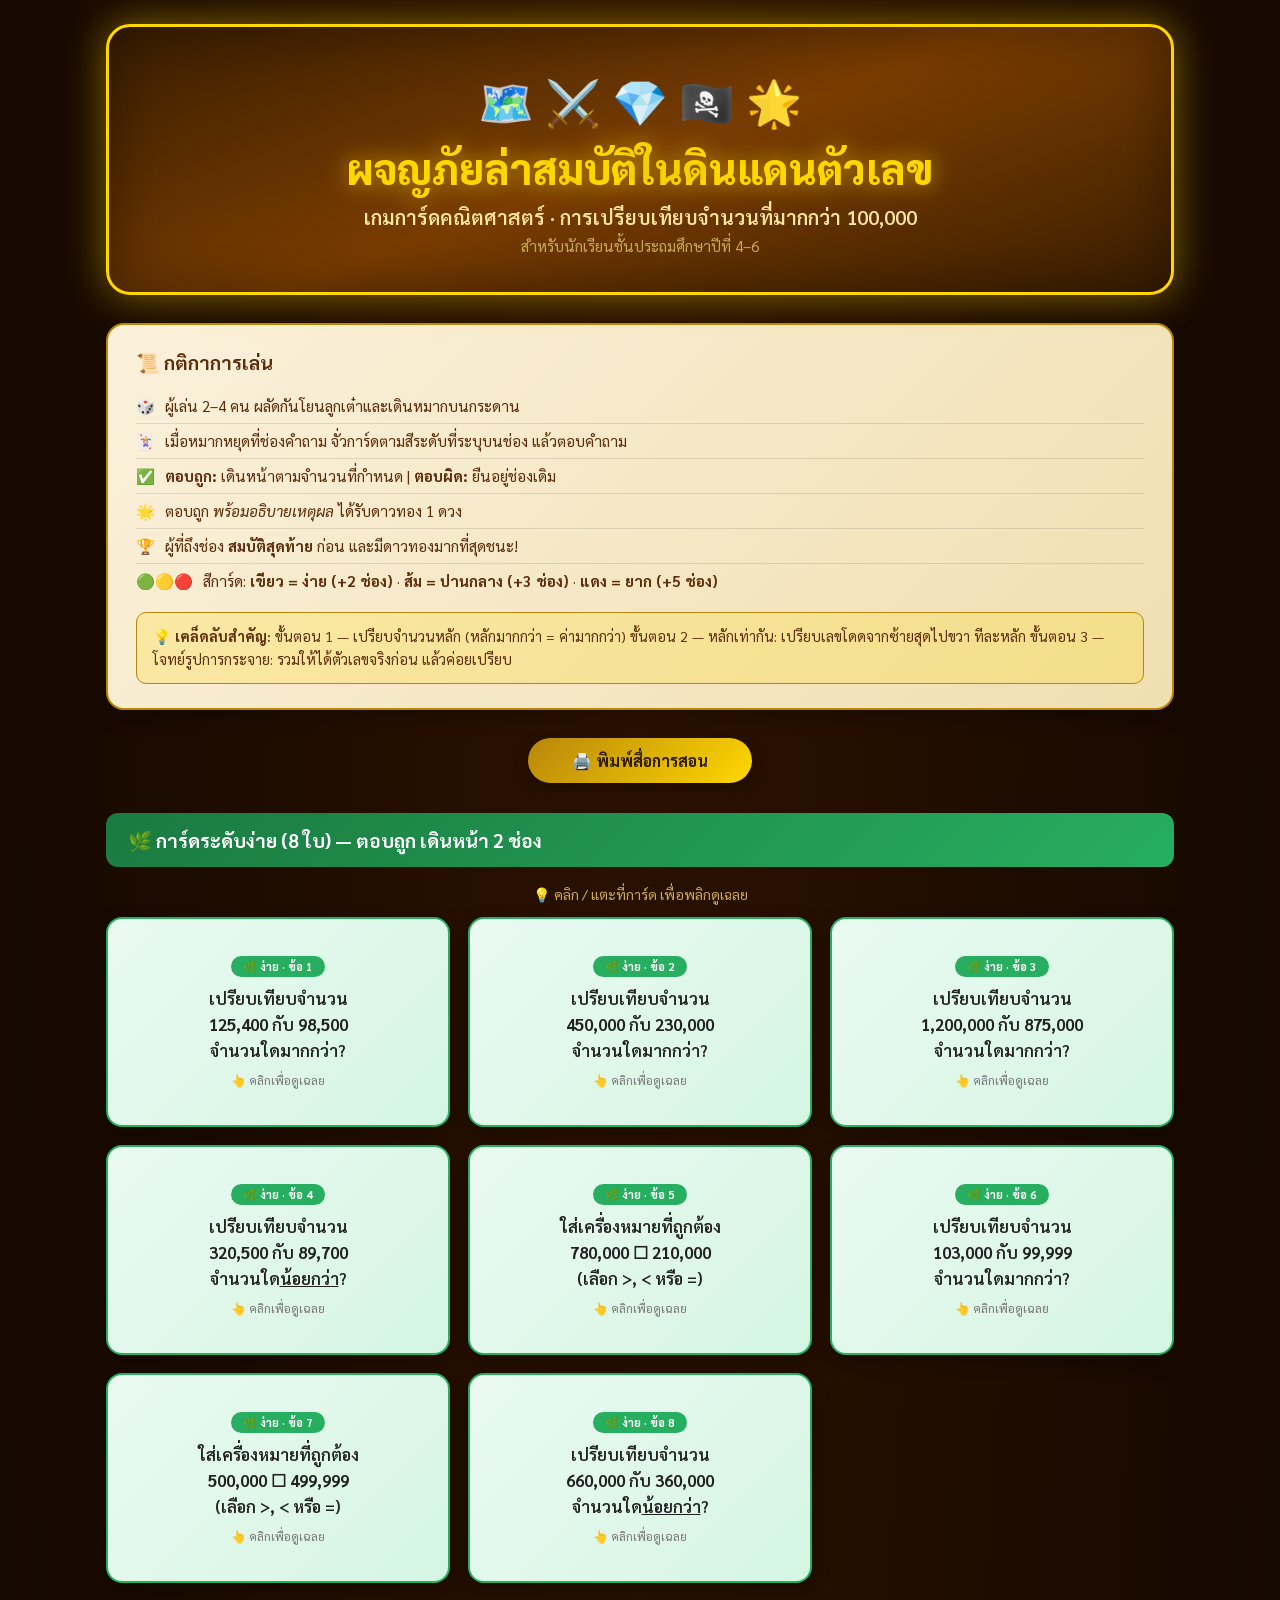
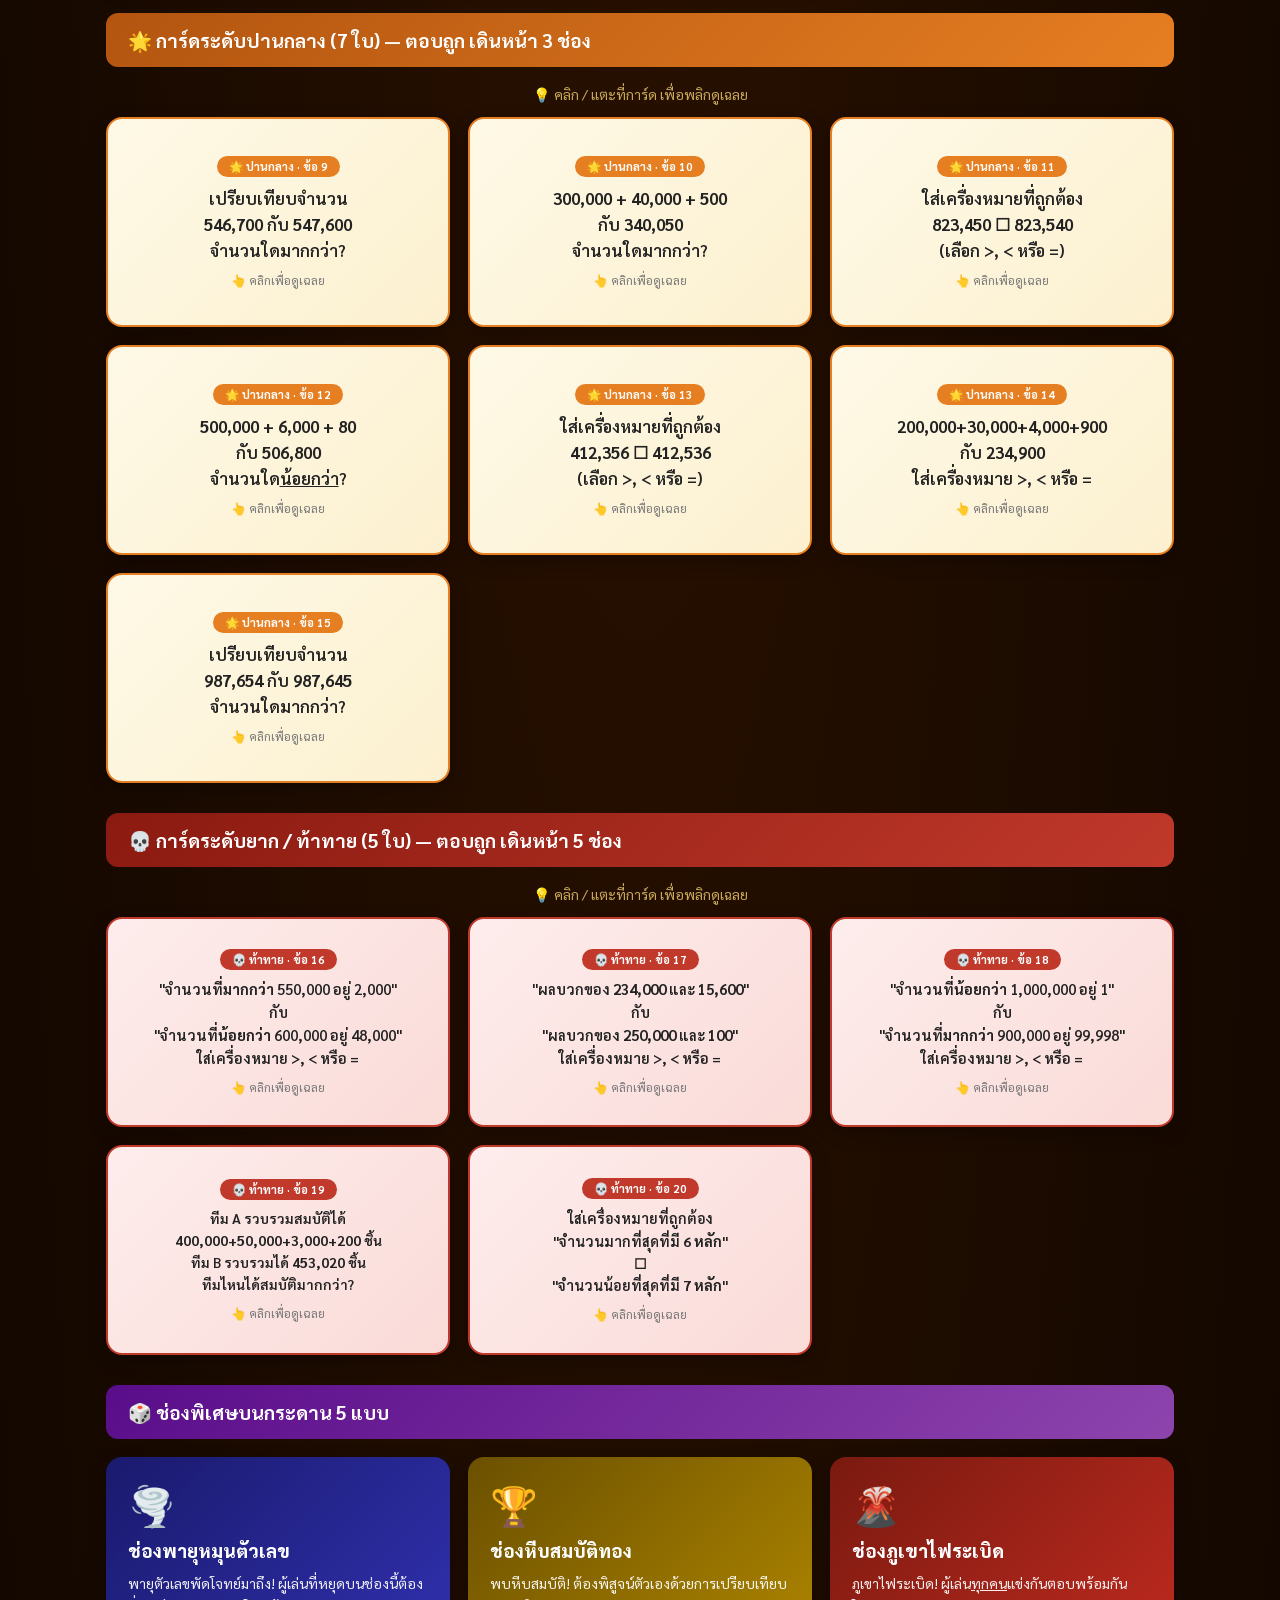
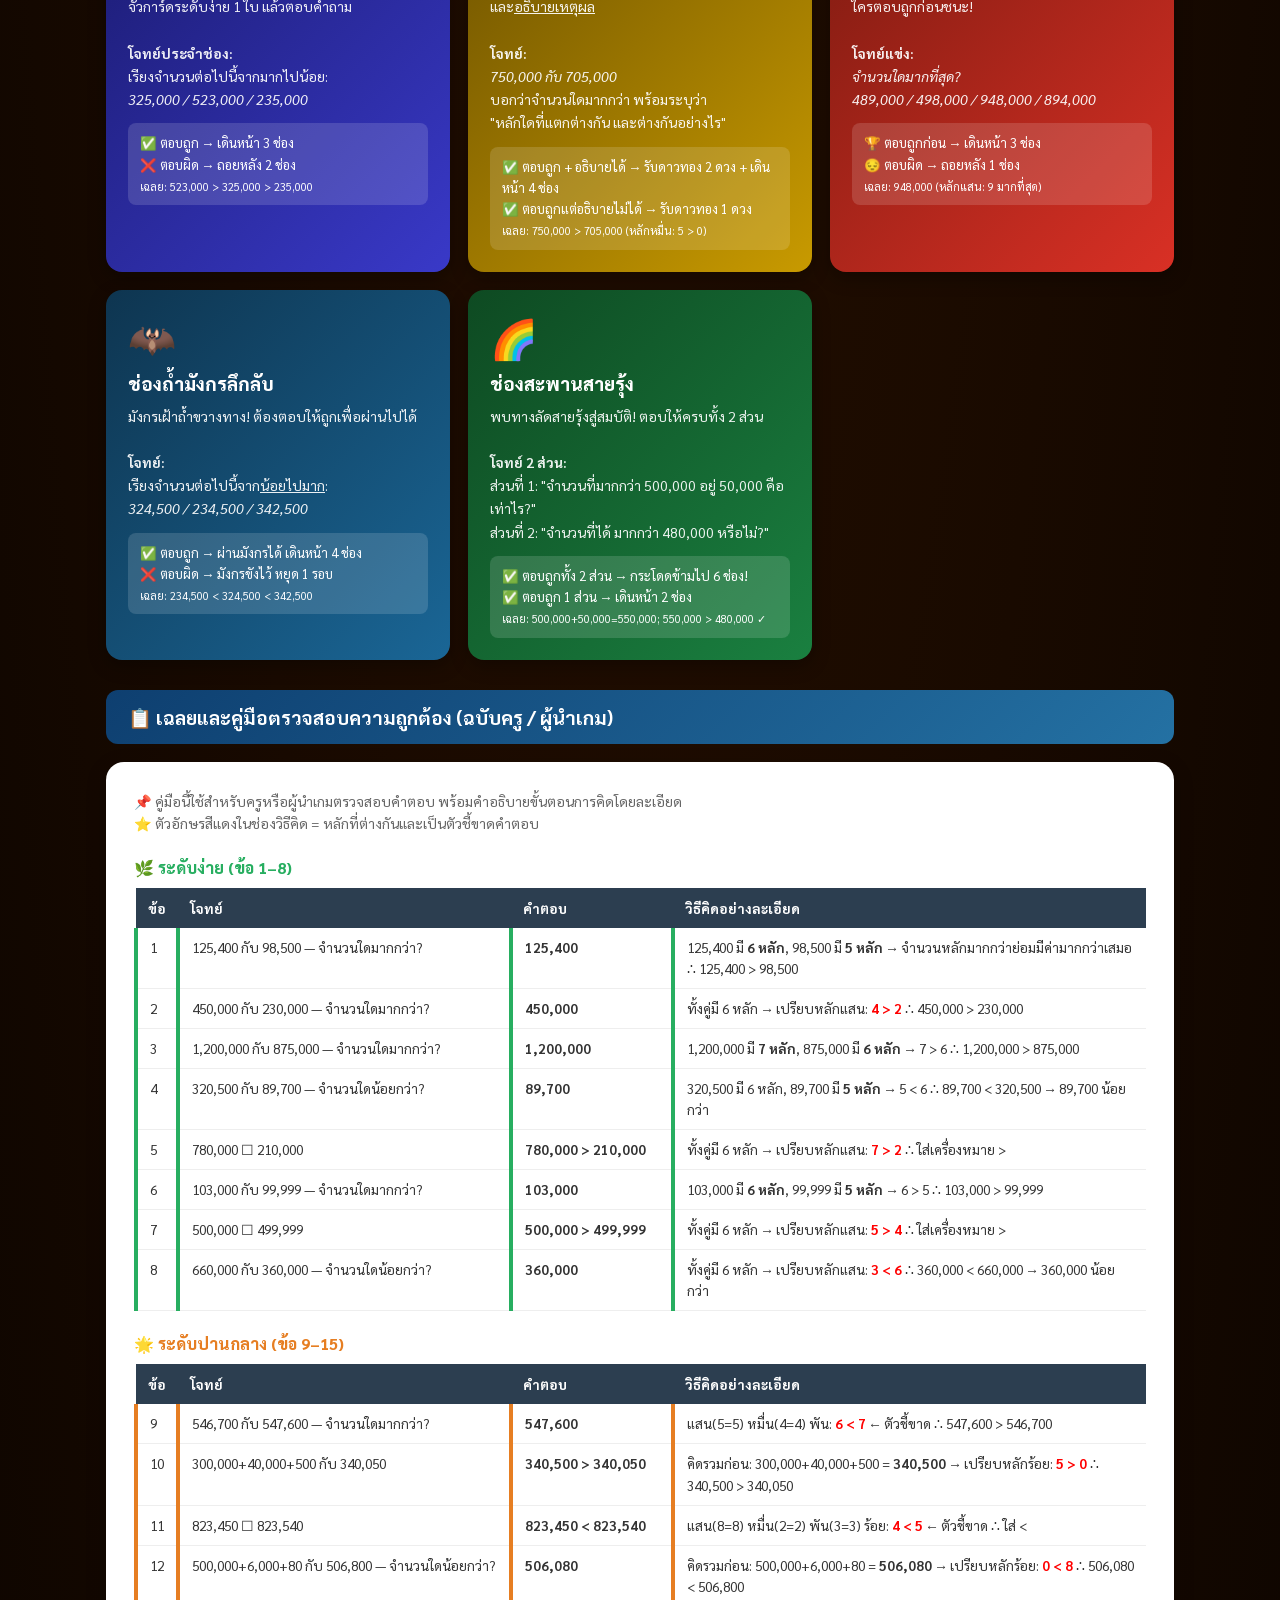
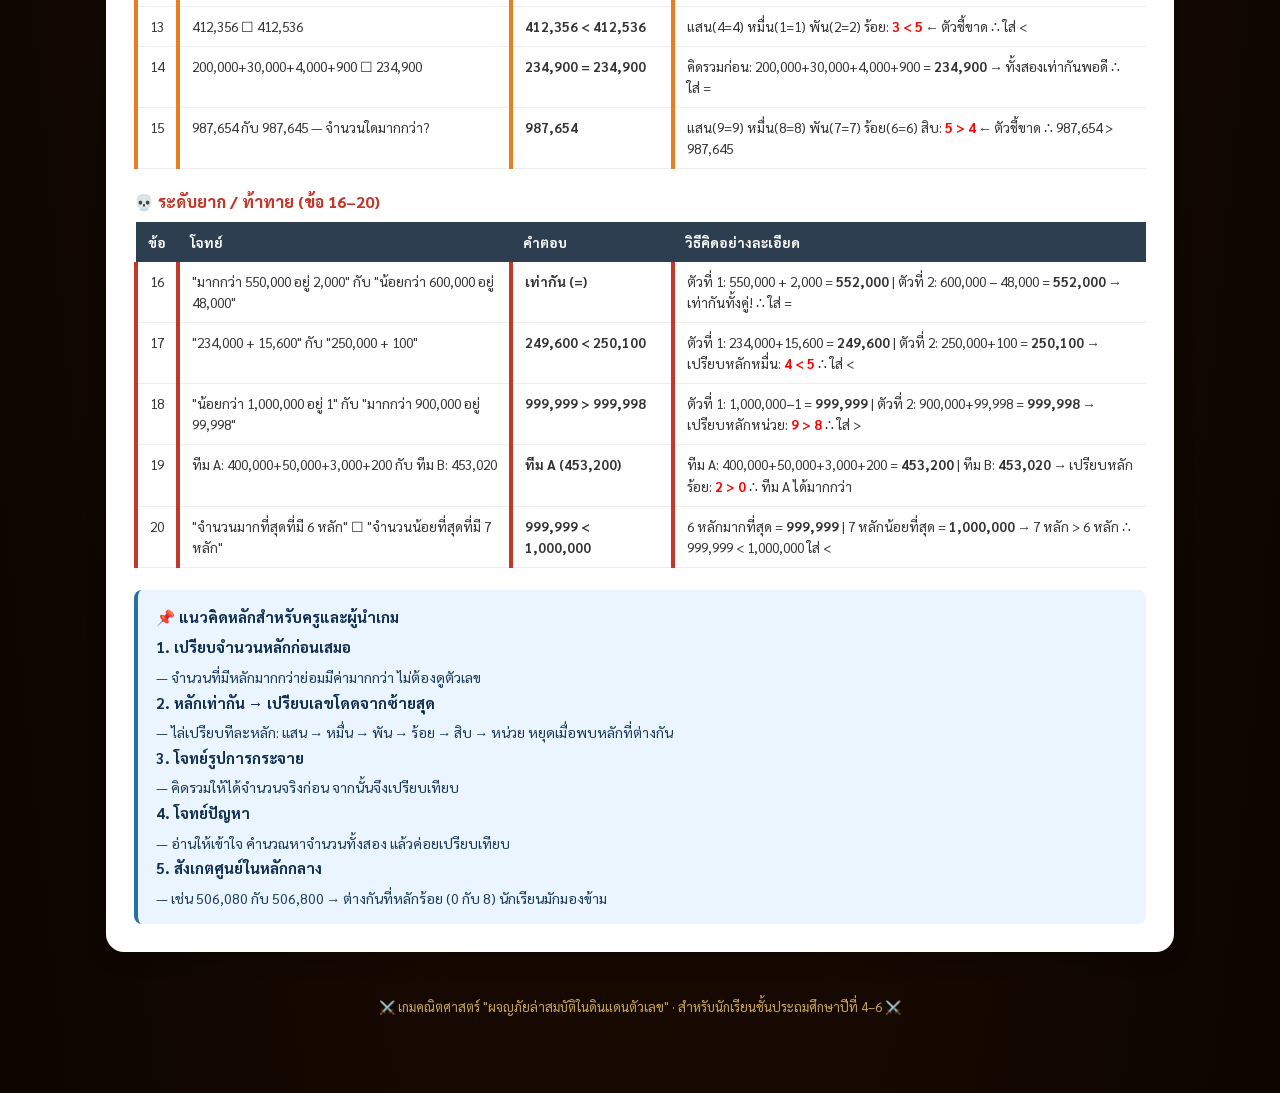
<file: math-game.html>
<!DOCTYPE html>
<html lang="th">
<head>
  <meta charset="UTF-8" />
  <meta name="viewport" content="width=device-width, initial-scale=1.0" />
  <title>ผจญภัยล่าสมบัติในดินแดนตัวเลข</title>
  <style>
    @import url('https://fonts.googleapis.com/css2?family=Sarabun:wght@300;400;600;700;800&display=swap');

    :root {
      --gold: #FFD700;
      --dark-gold: #B8860B;
      --parchment: #F5E6C8;
      --brown: #8B4513;
      --dark-brown: #5C2D0A;
      --easy: #27AE60;
      --medium: #E67E22;
      --hard: #C0392B;
    }

    * { margin: 0; padding: 0; box-sizing: border-box; }

    body {
      font-family: 'Sarabun', sans-serif;
      background: radial-gradient(ellipse at top, #2C1200 0%, #0D0500 100%);
      min-height: 100vh;
      color: #333;
    }

    .page {
      max-width: 1100px;
      margin: 0 auto;
      padding: 24px 16px 60px;
    }

    /* ── HEADER ── */
    .header {
      text-align: center;
      padding: 44px 24px 36px;
      background: linear-gradient(160deg, #3B1E00, #7A3D00, #3B1E00);
      border-radius: 24px;
      border: 3px solid var(--gold);
      box-shadow: 0 0 40px rgba(255,215,0,.45), inset 0 0 60px rgba(0,0,0,.4);
      margin-bottom: 28px;
      position: relative;
      overflow: hidden;
    }
    .header::before {
      content: '🗺';
      position: absolute;
      font-size: 260px;
      opacity: .04;
      top: -60px; left: 50%;
      transform: translateX(-50%);
      pointer-events: none;
    }
    .header .icons { font-size: 2.8rem; margin-bottom: 12px; }
    .header h1 {
      font-size: clamp(1.6rem, 4vw, 2.6rem);
      font-weight: 800;
      color: var(--gold);
      text-shadow: 0 0 24px rgba(255,215,0,.7);
      line-height: 1.25;
    }
    .header h2 {
      margin-top: 10px;
      font-size: clamp(1rem, 2.5vw, 1.25rem);
      color: #FFE8A0;
      font-weight: 600;
    }
    .header p { margin-top: 6px; color: #C8A85A; font-size: .95rem; }

    /* ── RULES ── */
    .rules-box {
      background: linear-gradient(135deg, #FBF1DC, #F0DFB0);
      border: 2px solid var(--dark-gold);
      border-radius: 18px;
      padding: 24px 28px;
      margin-bottom: 28px;
      box-shadow: 0 6px 20px rgba(0,0,0,.25);
    }
    .rules-box h3 { color: var(--dark-brown); font-size: 1.2rem; margin-bottom: 14px; }
    .rules-box ul { list-style: none; }
    .rules-box li {
      padding: 7px 0;
      border-bottom: 1px solid rgba(0,0,0,.1);
      color: var(--dark-brown);
      display: flex; gap: 10px;
      font-size: .95rem;
      align-items: flex-start;
    }
    .rules-box li:last-child { border: none; }
    .tip {
      margin-top: 14px;
      background: rgba(255,215,0,.22);
      border: 1.5px solid var(--dark-gold);
      border-radius: 10px;
      padding: 12px 16px;
      color: var(--dark-brown);
      font-size: .9rem;
      line-height: 1.6;
    }

    /* ── SECTION HEADER ── */
    .sec-head {
      display: flex; align-items: center; gap: 12px;
      padding: 14px 22px;
      border-radius: 12px;
      color: #fff;
      font-size: 1.2rem;
      font-weight: 700;
      margin: 30px 0 18px;
    }
    .sec-easy   { background: linear-gradient(135deg, #1A7A40, #27AE60); }
    .sec-medium { background: linear-gradient(135deg, #B35510, #E67E22); }
    .sec-hard   { background: linear-gradient(135deg, #8B1A10, #C0392B); }
    .sec-special{ background: linear-gradient(135deg, #5A0D8A, #8E44AD); }
    .sec-answer { background: linear-gradient(135deg, #0E3F70, #2471A3); }

    /* ── CARD GRID ── */
    .cards {
      display: grid;
      grid-template-columns: repeat(auto-fill, minmax(260px, 1fr));
      gap: 18px;
      margin-bottom: 8px;
    }

    /* ── FLIP CARD ── */
    .fc {
      perspective: 1000px;
      height: 210px;
      cursor: pointer;
      outline: none;
    }
    .fc-inner {
      position: relative;
      width: 100%; height: 100%;
      transition: transform .55s ease;
      transform-style: preserve-3d;
    }
    .fc.open .fc-inner { transform: rotateY(180deg); }

    .fc-f, .fc-b {
      position: absolute;
      inset: 0;
      border-radius: 16px;
      padding: 18px;
      display: flex; flex-direction: column;
      justify-content: center; align-items: center;
      text-align: center;
      backface-visibility: hidden;
      box-shadow: 0 6px 18px rgba(0,0,0,.28);
    }
    .fc-b { transform: rotateY(180deg); color: #fff; }

    /* colours by difficulty */
    .fc.easy  .fc-f { background: linear-gradient(135deg,#EAFAF1,#D5F5E3); border:2px solid var(--easy); }
    .fc.easy  .fc-b { background: linear-gradient(135deg,#1A7A40,#27AE60); }
    .fc.med   .fc-f { background: linear-gradient(135deg,#FEF9E7,#FCF0CF); border:2px solid var(--medium); }
    .fc.med   .fc-b { background: linear-gradient(135deg,#B35510,#E67E22); }
    .fc.hard  .fc-f { background: linear-gradient(135deg,#FDEDEC,#FADBD8); border:2px solid var(--hard); }
    .fc.hard  .fc-b { background: linear-gradient(135deg,#8B1A10,#C0392B); }

    .badge {
      display: inline-block;
      padding: 3px 12px;
      border-radius: 20px;
      font-size: .72rem;
      font-weight: 700;
      color: #fff;
      margin-bottom: 8px;
    }
    .b-easy   { background: var(--easy); }
    .b-medium { background: var(--medium); }
    .b-hard   { background: var(--hard); }

    .q-text {
      font-size: 1.05rem;
      font-weight: 600;
      line-height: 1.55;
      color: #222;
    }
    .q-hint { margin-top: 9px; font-size: .75rem; color: #777; }

    .a-main { font-size: 1.15rem; font-weight: 800; margin-bottom: 9px; }
    .a-detail { font-size: .85rem; opacity: .92; line-height: 1.55; }
    .a-detail strong { font-size: .95rem; }

    .click-hint {
      text-align: center; color: #C8A85A;
      font-size: .88rem; margin-bottom: 14px;
    }

    /* ── SPECIAL SPACES ── */
    .specials {
      display: grid;
      grid-template-columns: repeat(auto-fill, minmax(310px, 1fr));
      gap: 18px;
      margin-bottom: 8px;
    }
    .sp {
      border-radius: 16px;
      padding: 22px;
      color: #fff;
      box-shadow: 0 6px 18px rgba(0,0,0,.3);
    }
    .sp1 { background: linear-gradient(135deg,#1A1A6E,#3939C8); }
    .sp2 { background: linear-gradient(135deg,#6B5000,#C89A00); }
    .sp3 { background: linear-gradient(135deg,#7A1A10,#D93025); }
    .sp4 { background: linear-gradient(135deg,#0E3550,#1A6696); }
    .sp5 { background: linear-gradient(135deg,#0E4A22,#1A8040); }

    .sp-icon { font-size: 2.4rem; margin-bottom: 8px; }
    .sp-title { font-size: 1.15rem; font-weight: 800; margin-bottom: 10px; }
    .sp-cond { font-size: .88rem; line-height: 1.65; opacity: .92; }
    .sp-reward {
      margin-top: 12px;
      background: rgba(255,255,255,.14);
      border-radius: 8px;
      padding: 9px 12px;
      font-size: .83rem;
      line-height: 1.6;
    }

    /* ── ANSWER KEY ── */
    .answer-key {
      background: #fff;
      border-radius: 18px;
      padding: 28px;
      margin-bottom: 28px;
      box-shadow: 0 6px 20px rgba(0,0,0,.22);
    }
    .ak-note {
      color: #666; font-size: .88rem;
      margin-bottom: 14px;
      line-height: 1.6;
    }
    .ak-sub {
      font-size: 1rem;
      font-weight: 800;
      margin: 22px 0 10px;
    }
    .ak-sub.easy   { color: var(--easy); }
    .ak-sub.medium { color: var(--medium); }
    .ak-sub.hard   { color: var(--hard); }

    table { width: 100%; border-collapse: collapse; }
    th {
      background: #2C3E50; color: #fff;
      padding: 11px 12px;
      text-align: left; font-size: .85rem;
    }
    td {
      padding: 9px 12px;
      border-bottom: 1px solid #EEE;
      font-size: .85rem;
      vertical-align: top;
      line-height: 1.55;
    }
    tr:hover td { background: #F8F9FA; }
    .r-easy   td { border-left: 4px solid var(--easy); }
    .r-medium td { border-left: 4px solid var(--medium); }
    .r-hard   td { border-left: 4px solid var(--hard); }

    .ak-tip {
      margin-top: 22px;
      background: #EBF5FF;
      border-left: 4px solid #2471A3;
      border-radius: 8px;
      padding: 14px 18px;
      font-size: .88rem;
      line-height: 1.75;
      color: #1A3A5C;
    }
    .ak-tip strong { display: block; margin-bottom: 4px; font-size: .95rem; color: #0E2D50; }

    /* ── PRINT BUTTON ── */
    .print-wrap { text-align: center; margin: 0 0 26px; }
    .print-btn {
      padding: 12px 44px;
      background: linear-gradient(135deg, #B8860B, #FFD700);
      color: #2C1B00;
      border: none;
      border-radius: 30px;
      font-size: 1rem;
      font-weight: 700;
      cursor: pointer;
      box-shadow: 0 4px 14px rgba(0,0,0,.3);
      transition: transform .2s, box-shadow .2s;
      font-family: 'Sarabun', sans-serif;
    }
    .print-btn:hover { transform: translateY(-2px); box-shadow: 0 7px 22px rgba(0,0,0,.38); }

    .footer {
      text-align: center;
      padding: 18px;
      color: #C8A85A;
      font-size: .82rem;
    }

    /* ── RESPONSIVE ── */
    @media (max-width: 600px) {
      .cards, .specials { grid-template-columns: 1fr; }
      .fc { height: auto; min-height: 180px; }
    }

    /* ── PRINT ── */
    @media print {
      body { background: #fff; }
      .print-wrap { display: none; }
      .fc { height: auto; page-break-inside: avoid; }
      .fc-inner { transform: none !important; }
      .fc-b { position: relative; transform: none; backface-visibility: visible; }
    }
  </style>
</head>
<body>
<div class="page">

  <!-- ═══════════ HEADER ═══════════ -->
  <div class="header">
    <div class="icons">🗺️ ⚔️ 💎 🏴‍☠️ 🌟</div>
    <h1>ผจญภัยล่าสมบัติในดินแดนตัวเลข</h1>
    <h2>เกมการ์ดคณิตศาสตร์ · การเปรียบเทียบจำนวนที่มากกว่า 100,000</h2>
    <p>สำหรับนักเรียนชั้นประถมศึกษาปีที่ 4–6</p>
  </div>

  <!-- ═══════════ RULES ═══════════ -->
  <div class="rules-box">
    <h3>📜 กติกาการเล่น</h3>
    <ul>
      <li>🎲 <span>ผู้เล่น 2–4 คน ผลัดกันโยนลูกเต๋าและเดินหมากบนกระดาน</span></li>
      <li>🃏 <span>เมื่อหมากหยุดที่ช่องคำถาม จั่วการ์ดตามสีระดับที่ระบุบนช่อง แล้วตอบคำถาม</span></li>
      <li>✅ <span><strong>ตอบถูก:</strong> เดินหน้าตามจำนวนที่กำหนด | <strong>ตอบผิด:</strong> ยืนอยู่ช่องเดิม</span></li>
      <li>🌟 <span>ตอบถูก <em>พร้อมอธิบายเหตุผล</em> ได้รับดาวทอง 1 ดวง</span></li>
      <li>🏆 <span>ผู้ที่ถึงช่อง <strong>สมบัติสุดท้าย</strong> ก่อน และมีดาวทองมากที่สุดชนะ!</span></li>
      <li>🟢🟡🔴 <span>สีการ์ด: <strong>เขียว = ง่าย (+2 ช่อง)</strong> · <strong>ส้ม = ปานกลาง (+3 ช่อง)</strong> · <strong>แดง = ยาก (+5 ช่อง)</strong></span></li>
    </ul>
    <div class="tip">
      💡 <strong>เคล็ดลับสำคัญ:</strong>
      ขั้นตอน 1 — เปรียบจำนวนหลัก (หลักมากกว่า = ค่ามากกว่า)
      ขั้นตอน 2 — หลักเท่ากัน: เปรียบเลขโดดจากซ้ายสุดไปขวา ทีละหลัก
      ขั้นตอน 3 — โจทย์รูปการกระจาย: รวมให้ได้ตัวเลขจริงก่อน แล้วค่อยเปรียบ
    </div>
  </div>

  <div class="print-wrap">
    <button class="print-btn" onclick="window.print()">🖨️ พิมพ์สื่อการสอน</button>
  </div>

  <!-- ═══════════ EASY CARDS ═══════════ -->
  <div class="sec-head sec-easy">🌿 การ์ดระดับง่าย (8 ใบ) — ตอบถูก เดินหน้า 2 ช่อง</div>
  <p class="click-hint">💡 คลิก / แตะที่การ์ด เพื่อพลิกดูเฉลย</p>

  <div class="cards">

    <div class="fc easy" tabindex="0" onclick="toggle(this)">
      <div class="fc-inner">
        <div class="fc-f">
          <span class="badge b-easy">🌿 ง่าย · ข้อ 1</span>
          <div class="q-text">เปรียบเทียบจำนวน<br><strong>125,400</strong> กับ <strong>98,500</strong><br>จำนวนใดมากกว่า?</div>
          <div class="q-hint">👆 คลิกเพื่อดูเฉลย</div>
        </div>
        <div class="fc-b">
          <div class="a-main">✨ 125,400 มากกว่า</div>
          <div class="a-detail">
            125,400 → <strong>6 หลัก</strong><br>
            98,500 → <strong>5 หลัก</strong><br>
            จำนวนหลักมากกว่า = ค่ามากกว่าเสมอ<br>
            ∴ <strong>125,400 > 98,500</strong>
          </div>
        </div>
      </div>
    </div>

    <div class="fc easy" tabindex="0" onclick="toggle(this)">
      <div class="fc-inner">
        <div class="fc-f">
          <span class="badge b-easy">🌿 ง่าย · ข้อ 2</span>
          <div class="q-text">เปรียบเทียบจำนวน<br><strong>450,000</strong> กับ <strong>230,000</strong><br>จำนวนใดมากกว่า?</div>
          <div class="q-hint">👆 คลิกเพื่อดูเฉลย</div>
        </div>
        <div class="fc-b">
          <div class="a-main">✨ 450,000 มากกว่า</div>
          <div class="a-detail">
            ทั้งคู่มี <strong>6 หลัก</strong> เท่ากัน<br>
            หลักแสน: <strong>4 > 2</strong><br>
            ∴ <strong>450,000 > 230,000</strong>
          </div>
        </div>
      </div>
    </div>

    <div class="fc easy" tabindex="0" onclick="toggle(this)">
      <div class="fc-inner">
        <div class="fc-f">
          <span class="badge b-easy">🌿 ง่าย · ข้อ 3</span>
          <div class="q-text">เปรียบเทียบจำนวน<br><strong>1,200,000</strong> กับ <strong>875,000</strong><br>จำนวนใดมากกว่า?</div>
          <div class="q-hint">👆 คลิกเพื่อดูเฉลย</div>
        </div>
        <div class="fc-b">
          <div class="a-main">✨ 1,200,000 มากกว่า</div>
          <div class="a-detail">
            1,200,000 → <strong>7 หลัก</strong><br>
            875,000 → <strong>6 หลัก</strong><br>
            7 หลัก > 6 หลัก<br>
            ∴ <strong>1,200,000 > 875,000</strong>
          </div>
        </div>
      </div>
    </div>

    <div class="fc easy" tabindex="0" onclick="toggle(this)">
      <div class="fc-inner">
        <div class="fc-f">
          <span class="badge b-easy">🌿 ง่าย · ข้อ 4</span>
          <div class="q-text">เปรียบเทียบจำนวน<br><strong>320,500</strong> กับ <strong>89,700</strong><br>จำนวนใด<u>น้อยกว่า</u>?</div>
          <div class="q-hint">👆 คลิกเพื่อดูเฉลย</div>
        </div>
        <div class="fc-b">
          <div class="a-main">✨ 89,700 น้อยกว่า</div>
          <div class="a-detail">
            320,500 → <strong>6 หลัก</strong><br>
            89,700 → <strong>5 หลัก</strong><br>
            5 หลัก < 6 หลัก<br>
            ∴ <strong>89,700 < 320,500</strong>
          </div>
        </div>
      </div>
    </div>

    <div class="fc easy" tabindex="0" onclick="toggle(this)">
      <div class="fc-inner">
        <div class="fc-f">
          <span class="badge b-easy">🌿 ง่าย · ข้อ 5</span>
          <div class="q-text">ใส่เครื่องหมายที่ถูกต้อง<br><strong>780,000 ☐ 210,000</strong><br>(เลือก >, < หรือ =)</div>
          <div class="q-hint">👆 คลิกเพื่อดูเฉลย</div>
        </div>
        <div class="fc-b">
          <div class="a-main">✨ 780,000 <strong>&gt;</strong> 210,000</div>
          <div class="a-detail">
            ทั้งคู่มี <strong>6 หลัก</strong> เท่ากัน<br>
            หลักแสน: <strong>7 > 2</strong><br>
            ∴ ใส่เครื่องหมาย <strong>&gt;</strong>
          </div>
        </div>
      </div>
    </div>

    <div class="fc easy" tabindex="0" onclick="toggle(this)">
      <div class="fc-inner">
        <div class="fc-f">
          <span class="badge b-easy">🌿 ง่าย · ข้อ 6</span>
          <div class="q-text">เปรียบเทียบจำนวน<br><strong>103,000</strong> กับ <strong>99,999</strong><br>จำนวนใดมากกว่า?</div>
          <div class="q-hint">👆 คลิกเพื่อดูเฉลย</div>
        </div>
        <div class="fc-b">
          <div class="a-main">✨ 103,000 มากกว่า</div>
          <div class="a-detail">
            103,000 → <strong>6 หลัก</strong><br>
            99,999 → <strong>5 หลัก</strong><br>
            6 หลัก > 5 หลัก<br>
            ∴ <strong>103,000 > 99,999</strong>
          </div>
        </div>
      </div>
    </div>

    <div class="fc easy" tabindex="0" onclick="toggle(this)">
      <div class="fc-inner">
        <div class="fc-f">
          <span class="badge b-easy">🌿 ง่าย · ข้อ 7</span>
          <div class="q-text">ใส่เครื่องหมายที่ถูกต้อง<br><strong>500,000 ☐ 499,999</strong><br>(เลือก >, < หรือ =)</div>
          <div class="q-hint">👆 คลิกเพื่อดูเฉลย</div>
        </div>
        <div class="fc-b">
          <div class="a-main">✨ 500,000 <strong>&gt;</strong> 499,999</div>
          <div class="a-detail">
            ทั้งคู่มี <strong>6 หลัก</strong> เท่ากัน<br>
            หลักแสน: <strong>5 > 4</strong><br>
            ∴ ใส่เครื่องหมาย <strong>&gt;</strong>
          </div>
        </div>
      </div>
    </div>

    <div class="fc easy" tabindex="0" onclick="toggle(this)">
      <div class="fc-inner">
        <div class="fc-f">
          <span class="badge b-easy">🌿 ง่าย · ข้อ 8</span>
          <div class="q-text">เปรียบเทียบจำนวน<br><strong>660,000</strong> กับ <strong>360,000</strong><br>จำนวนใด<u>น้อยกว่า</u>?</div>
          <div class="q-hint">👆 คลิกเพื่อดูเฉลย</div>
        </div>
        <div class="fc-b">
          <div class="a-main">✨ 360,000 น้อยกว่า</div>
          <div class="a-detail">
            ทั้งคู่มี <strong>6 หลัก</strong> เท่ากัน<br>
            หลักแสน: <strong>3 < 6</strong><br>
            ∴ <strong>360,000 < 660,000</strong>
          </div>
        </div>
      </div>
    </div>

  </div><!-- /easy cards -->

  <!-- ═══════════ MEDIUM CARDS ═══════════ -->
  <div class="sec-head sec-medium">🌟 การ์ดระดับปานกลาง (7 ใบ) — ตอบถูก เดินหน้า 3 ช่อง</div>
  <p class="click-hint">💡 คลิก / แตะที่การ์ด เพื่อพลิกดูเฉลย</p>

  <div class="cards">

    <div class="fc med" tabindex="0" onclick="toggle(this)">
      <div class="fc-inner">
        <div class="fc-f">
          <span class="badge b-medium">🌟 ปานกลาง · ข้อ 9</span>
          <div class="q-text">เปรียบเทียบจำนวน<br><strong>546,700</strong> กับ <strong>547,600</strong><br>จำนวนใดมากกว่า?</div>
          <div class="q-hint">👆 คลิกเพื่อดูเฉลย</div>
        </div>
        <div class="fc-b">
          <div class="a-main">✨ 547,600 มากกว่า</div>
          <div class="a-detail">
            แสน 5=5 · หมื่น 4=4<br>
            พัน: <strong>6 &lt; 7</strong> ← ตรงนี้ต่างกัน!<br>
            ∴ <strong>547,600 > 546,700</strong>
          </div>
        </div>
      </div>
    </div>

    <div class="fc med" tabindex="0" onclick="toggle(this)">
      <div class="fc-inner">
        <div class="fc-f">
          <span class="badge b-medium">🌟 ปานกลาง · ข้อ 10</span>
          <div class="q-text"><strong>300,000 + 40,000 + 500</strong><br>กับ <strong>340,050</strong><br>จำนวนใดมากกว่า?</div>
          <div class="q-hint">👆 คลิกเพื่อดูเฉลย</div>
        </div>
        <div class="fc-b">
          <div class="a-main">✨ 340,500 มากกว่า</div>
          <div class="a-detail">
            300,000+40,000+500 = <strong>340,500</strong><br>
            หลักร้อย: <strong>5 > 0</strong><br>
            ∴ <strong>340,500 > 340,050</strong>
          </div>
        </div>
      </div>
    </div>

    <div class="fc med" tabindex="0" onclick="toggle(this)">
      <div class="fc-inner">
        <div class="fc-f">
          <span class="badge b-medium">🌟 ปานกลาง · ข้อ 11</span>
          <div class="q-text">ใส่เครื่องหมายที่ถูกต้อง<br><strong>823,450 ☐ 823,540</strong><br>(เลือก >, < หรือ =)</div>
          <div class="q-hint">👆 คลิกเพื่อดูเฉลย</div>
        </div>
        <div class="fc-b">
          <div class="a-main">✨ 823,450 <strong>&lt;</strong> 823,540</div>
          <div class="a-detail">
            8=8 · 2=2 · 3=3<br>
            ร้อย: <strong>4 &lt; 5</strong> ← ตรงนี้ต่างกัน!<br>
            ∴ ใส่เครื่องหมาย <strong>&lt;</strong>
          </div>
        </div>
      </div>
    </div>

    <div class="fc med" tabindex="0" onclick="toggle(this)">
      <div class="fc-inner">
        <div class="fc-f">
          <span class="badge b-medium">🌟 ปานกลาง · ข้อ 12</span>
          <div class="q-text"><strong>500,000 + 6,000 + 80</strong><br>กับ <strong>506,800</strong><br>จำนวนใด<u>น้อยกว่า</u>?</div>
          <div class="q-hint">👆 คลิกเพื่อดูเฉลย</div>
        </div>
        <div class="fc-b">
          <div class="a-main">✨ 506,080 น้อยกว่า</div>
          <div class="a-detail">
            500,000+6,000+80 = <strong>506,080</strong><br>
            5=5 · 0=0 · 6=6<br>
            ร้อย: <strong>0 &lt; 8</strong><br>
            ∴ <strong>506,080 < 506,800</strong>
          </div>
        </div>
      </div>
    </div>

    <div class="fc med" tabindex="0" onclick="toggle(this)">
      <div class="fc-inner">
        <div class="fc-f">
          <span class="badge b-medium">🌟 ปานกลาง · ข้อ 13</span>
          <div class="q-text">ใส่เครื่องหมายที่ถูกต้อง<br><strong>412,356 ☐ 412,536</strong><br>(เลือก >, < หรือ =)</div>
          <div class="q-hint">👆 คลิกเพื่อดูเฉลย</div>
        </div>
        <div class="fc-b">
          <div class="a-main">✨ 412,356 <strong>&lt;</strong> 412,536</div>
          <div class="a-detail">
            4=4 · 1=1 · 2=2<br>
            ร้อย: <strong>3 &lt; 5</strong> ← ตรงนี้ต่างกัน!<br>
            ∴ ใส่เครื่องหมาย <strong>&lt;</strong>
          </div>
        </div>
      </div>
    </div>

    <div class="fc med" tabindex="0" onclick="toggle(this)">
      <div class="fc-inner">
        <div class="fc-f">
          <span class="badge b-medium">🌟 ปานกลาง · ข้อ 14</span>
          <div class="q-text"><strong>200,000+30,000+4,000+900</strong><br>กับ <strong>234,900</strong><br>ใส่เครื่องหมาย >, < หรือ =</div>
          <div class="q-hint">👆 คลิกเพื่อดูเฉลย</div>
        </div>
        <div class="fc-b">
          <div class="a-main">✨ เท่ากัน! ( = )</div>
          <div class="a-detail">
            200,000+30,000+4,000+900<br>= <strong>234,900</strong><br>
            234,900 = 234,900<br>
            ∴ ใส่เครื่องหมาย <strong>=</strong>
          </div>
        </div>
      </div>
    </div>

    <div class="fc med" tabindex="0" onclick="toggle(this)">
      <div class="fc-inner">
        <div class="fc-f">
          <span class="badge b-medium">🌟 ปานกลาง · ข้อ 15</span>
          <div class="q-text">เปรียบเทียบจำนวน<br><strong>987,654</strong> กับ <strong>987,645</strong><br>จำนวนใดมากกว่า?</div>
          <div class="q-hint">👆 คลิกเพื่อดูเฉลย</div>
        </div>
        <div class="fc-b">
          <div class="a-main">✨ 987,654 มากกว่า</div>
          <div class="a-detail">
            9=9 · 8=8 · 7=7 · 6=6<br>
            สิบ: <strong>5 > 4</strong> ← ตรงนี้ต่างกัน!<br>
            ∴ <strong>987,654 > 987,645</strong>
          </div>
        </div>
      </div>
    </div>

  </div><!-- /medium cards -->

  <!-- ═══════════ HARD CARDS ═══════════ -->
  <div class="sec-head sec-hard">💀 การ์ดระดับยาก / ท้าทาย (5 ใบ) — ตอบถูก เดินหน้า 5 ช่อง</div>
  <p class="click-hint">💡 คลิก / แตะที่การ์ด เพื่อพลิกดูเฉลย</p>

  <div class="cards">

    <div class="fc hard" tabindex="0" onclick="toggle(this)">
      <div class="fc-inner">
        <div class="fc-f">
          <span class="badge b-hard">💀 ท้าทาย · ข้อ 16</span>
          <div class="q-text" style="font-size:.92rem;">
            "จำนวนที่<strong>มากกว่า</strong> 550,000 อยู่ 2,000"<br>
            กับ<br>
            "จำนวนที่<strong>น้อยกว่า</strong> 600,000 อยู่ 48,000"<br>
            ใส่เครื่องหมาย >, < หรือ =
          </div>
          <div class="q-hint">👆 คลิกเพื่อดูเฉลย</div>
        </div>
        <div class="fc-b">
          <div class="a-main">✨ เท่ากัน! ( = )</div>
          <div class="a-detail">
            550,000 + 2,000 = <strong>552,000</strong><br>
            600,000 − 48,000 = <strong>552,000</strong><br>
            552,000 = 552,000 🎉
          </div>
        </div>
      </div>
    </div>

    <div class="fc hard" tabindex="0" onclick="toggle(this)">
      <div class="fc-inner">
        <div class="fc-f">
          <span class="badge b-hard">💀 ท้าทาย · ข้อ 17</span>
          <div class="q-text" style="font-size:.92rem;">
            "ผลบวกของ <strong>234,000</strong> และ <strong>15,600</strong>"<br>
            กับ<br>
            "ผลบวกของ <strong>250,000</strong> และ <strong>100</strong>"<br>
            ใส่เครื่องหมาย >, < หรือ =
          </div>
          <div class="q-hint">👆 คลิกเพื่อดูเฉลย</div>
        </div>
        <div class="fc-b">
          <div class="a-main">✨ 249,600 <strong>&lt;</strong> 250,100</div>
          <div class="a-detail">
            234,000 + 15,600 = <strong>249,600</strong><br>
            250,000 + 100 = <strong>250,100</strong><br>
            หมื่น: 4 &lt; 5<br>
            ∴ ใส่เครื่องหมาย <strong>&lt;</strong>
          </div>
        </div>
      </div>
    </div>

    <div class="fc hard" tabindex="0" onclick="toggle(this)">
      <div class="fc-inner">
        <div class="fc-f">
          <span class="badge b-hard">💀 ท้าทาย · ข้อ 18</span>
          <div class="q-text" style="font-size:.92rem;">
            "จำนวนที่<strong>น้อยกว่า</strong> 1,000,000 อยู่ 1"<br>
            กับ<br>
            "จำนวนที่<strong>มากกว่า</strong> 900,000 อยู่ 99,998"<br>
            ใส่เครื่องหมาย >, < หรือ =
          </div>
          <div class="q-hint">👆 คลิกเพื่อดูเฉลย</div>
        </div>
        <div class="fc-b">
          <div class="a-main">✨ 999,999 <strong>&gt;</strong> 999,998</div>
          <div class="a-detail">
            1,000,000 − 1 = <strong>999,999</strong><br>
            900,000 + 99,998 = <strong>999,998</strong><br>
            หน่วย: 9 > 8<br>
            ∴ ใส่เครื่องหมาย <strong>&gt;</strong>
          </div>
        </div>
      </div>
    </div>

    <div class="fc hard" tabindex="0" onclick="toggle(this)">
      <div class="fc-inner">
        <div class="fc-f">
          <span class="badge b-hard">💀 ท้าทาย · ข้อ 19</span>
          <div class="q-text" style="font-size:.88rem;">
            ทีม A รวบรวมสมบัติได้<br>
            <strong>400,000+50,000+3,000+200</strong> ชิ้น<br>
            ทีม B รวบรวมได้ <strong>453,020</strong> ชิ้น<br>
            ทีมไหนได้สมบัติมากกว่า?
          </div>
          <div class="q-hint">👆 คลิกเพื่อดูเฉลย</div>
        </div>
        <div class="fc-b">
          <div class="a-main">✨ ทีม A มากกว่า</div>
          <div class="a-detail">
            ทีม A = <strong>453,200</strong><br>
            ทีม B = <strong>453,020</strong><br>
            ร้อย: 2 > 0<br>
            ∴ ทีม A (453,200) ได้มากกว่า
          </div>
        </div>
      </div>
    </div>

    <div class="fc hard" tabindex="0" onclick="toggle(this)">
      <div class="fc-inner">
        <div class="fc-f">
          <span class="badge b-hard">💀 ท้าทาย · ข้อ 20</span>
          <div class="q-text" style="font-size:.9rem;">
            ใส่เครื่องหมายที่ถูกต้อง<br>
            "จำนวนมากที่สุดที่มี <strong>6 หลัก</strong>"<br>
            ☐<br>
            "จำนวนน้อยที่สุดที่มี <strong>7 หลัก</strong>"
          </div>
          <div class="q-hint">👆 คลิกเพื่อดูเฉลย</div>
        </div>
        <div class="fc-b">
          <div class="a-main">✨ 999,999 <strong>&lt;</strong> 1,000,000</div>
          <div class="a-detail">
            6 หลักมากที่สุด = <strong>999,999</strong><br>
            7 หลักน้อยที่สุด = <strong>1,000,000</strong><br>
            7 หลัก > 6 หลัก<br>
            ∴ ใส่เครื่องหมาย <strong>&lt;</strong>
          </div>
        </div>
      </div>
    </div>

  </div><!-- /hard cards -->

  <!-- ═══════════ SPECIAL SPACES ═══════════ -->
  <div class="sec-head sec-special">🎲 ช่องพิเศษบนกระดาน 5 แบบ</div>

  <div class="specials">

    <div class="sp sp1">
      <div class="sp-icon">🌪️</div>
      <div class="sp-title">ช่องพายุหมุนตัวเลข</div>
      <div class="sp-cond">
        พายุตัวเลขพัดโจทย์มาถึง! ผู้เล่นที่หยุดบนช่องนี้ต้องจั่วการ์ดระดับง่าย 1 ใบ แล้วตอบคำถาม<br><br>
        <strong>โจทย์ประจำช่อง:</strong><br>
        เรียงจำนวนต่อไปนี้จากมากไปน้อย:<br>
        <em>325,000 / 523,000 / 235,000</em>
      </div>
      <div class="sp-reward">
        ✅ ตอบถูก → เดินหน้า 3 ช่อง<br>
        ❌ ตอบผิด → ถอยหลัง 2 ช่อง<br>
        <small>เฉลย: 523,000 > 325,000 > 235,000</small>
      </div>
    </div>

    <div class="sp sp2">
      <div class="sp-icon">🏆</div>
      <div class="sp-title">ช่องหีบสมบัติทอง</div>
      <div class="sp-cond">
        พบหีบสมบัติ! ต้องพิสูจน์ตัวเองด้วยการเปรียบเทียบ และ<u>อธิบายเหตุผล</u><br><br>
        <strong>โจทย์:</strong><br>
        <em>750,000 กับ 705,000</em><br>
        บอกว่าจำนวนใดมากกว่า พร้อมระบุว่า<br>
        "หลักใดที่แตกต่างกัน และต่างกันอย่างไร"
      </div>
      <div class="sp-reward">
        ✅ ตอบถูก + อธิบายได้ → รับดาวทอง 2 ดวง + เดินหน้า 4 ช่อง<br>
        ✅ ตอบถูกแต่อธิบายไม่ได้ → รับดาวทอง 1 ดวง<br>
        <small>เฉลย: 750,000 > 705,000 (หลักหมื่น: 5 > 0)</small>
      </div>
    </div>

    <div class="sp sp3">
      <div class="sp-icon">🌋</div>
      <div class="sp-title">ช่องภูเขาไฟระเบิด</div>
      <div class="sp-cond">
        ภูเขาไฟระเบิด! ผู้เล่น<u>ทุกคน</u>แข่งกันตอบพร้อมกัน<br>ใครตอบถูกก่อนชนะ!<br><br>
        <strong>โจทย์แข่ง:</strong><br>
        <em>จำนวนใดมากที่สุด?</em><br>
        <em>489,000 / 498,000 / 948,000 / 894,000</em>
      </div>
      <div class="sp-reward">
        🏆 ตอบถูกก่อน → เดินหน้า 3 ช่อง<br>
        😔 ตอบผิด → ถอยหลัง 1 ช่อง<br>
        <small>เฉลย: 948,000 (หลักแสน: 9 มากที่สุด)</small>
      </div>
    </div>

    <div class="sp sp4">
      <div class="sp-icon">🦇</div>
      <div class="sp-title">ช่องถ้ำมังกรลึกลับ</div>
      <div class="sp-cond">
        มังกรเฝ้าถ้ำขวางทาง! ต้องตอบให้ถูกเพื่อผ่านไปได้<br><br>
        <strong>โจทย์:</strong><br>
        เรียงจำนวนต่อไปนี้จาก<u>น้อยไปมาก</u>:<br>
        <em>324,500 / 234,500 / 342,500</em>
      </div>
      <div class="sp-reward">
        ✅ ตอบถูก → ผ่านมังกรได้ เดินหน้า 4 ช่อง<br>
        ❌ ตอบผิด → มังกรขังไว้ หยุด 1 รอบ<br>
        <small>เฉลย: 234,500 &lt; 324,500 &lt; 342,500</small>
      </div>
    </div>

    <div class="sp sp5">
      <div class="sp-icon">🌈</div>
      <div class="sp-title">ช่องสะพานสายรุ้ง</div>
      <div class="sp-cond">
        พบทางลัดสายรุ้งสู่สมบัติ! ตอบให้ครบทั้ง 2 ส่วน<br><br>
        <strong>โจทย์ 2 ส่วน:</strong><br>
        ส่วนที่ 1: "จำนวนที่มากกว่า 500,000 อยู่ 50,000 คือเท่าไร?"<br>
        ส่วนที่ 2: "จำนวนที่ได้ มากกว่า 480,000 หรือไม่?"
      </div>
      <div class="sp-reward">
        ✅ ตอบถูกทั้ง 2 ส่วน → กระโดดข้ามไป 6 ช่อง!<br>
        ✅ ตอบถูก 1 ส่วน → เดินหน้า 2 ช่อง<br>
        <small>เฉลย: 500,000+50,000=550,000; 550,000 > 480,000 ✓</small>
      </div>
    </div>

  </div><!-- /specials -->

  <!-- ═══════════ ANSWER KEY ═══════════ -->
  <div class="sec-head sec-answer">📋 เฉลยและคู่มือตรวจสอบความถูกต้อง (ฉบับครู / ผู้นำเกม)</div>

  <div class="answer-key">
    <p class="ak-note">
      📌 คู่มือนี้ใช้สำหรับครูหรือผู้นำเกมตรวจสอบคำตอบ
      พร้อมคำอธิบายขั้นตอนการคิดโดยละเอียด<br>
      ⭐ ตัวอักษรสีแดงในช่องวิธีคิด = หลักที่ต่างกันและเป็นตัวชี้ขาดคำตอบ
    </p>

    <!-- EASY -->
    <p class="ak-sub easy">🌿 ระดับง่าย (ข้อ 1–8)</p>
    <table>
      <thead>
        <tr>
          <th style="width:4%">ข้อ</th>
          <th style="width:33%">โจทย์</th>
          <th style="width:16%">คำตอบ</th>
          <th>วิธีคิดอย่างละเอียด</th>
        </tr>
      </thead>
      <tbody>
        <tr class="r-easy">
          <td>1</td>
          <td>125,400 กับ 98,500 — จำนวนใดมากกว่า?</td>
          <td><strong>125,400</strong></td>
          <td>125,400 มี <strong>6 หลัก</strong>, 98,500 มี <strong>5 หลัก</strong> → จำนวนหลักมากกว่าย่อมมีค่ามากกว่าเสมอ ∴ 125,400 > 98,500</td>
        </tr>
        <tr class="r-easy">
          <td>2</td>
          <td>450,000 กับ 230,000 — จำนวนใดมากกว่า?</td>
          <td><strong>450,000</strong></td>
          <td>ทั้งคู่มี 6 หลัก → เปรียบหลักแสน: <strong style="color:red">4 > 2</strong> ∴ 450,000 > 230,000</td>
        </tr>
        <tr class="r-easy">
          <td>3</td>
          <td>1,200,000 กับ 875,000 — จำนวนใดมากกว่า?</td>
          <td><strong>1,200,000</strong></td>
          <td>1,200,000 มี <strong>7 หลัก</strong>, 875,000 มี <strong>6 หลัก</strong> → 7 > 6 ∴ 1,200,000 > 875,000</td>
        </tr>
        <tr class="r-easy">
          <td>4</td>
          <td>320,500 กับ 89,700 — จำนวนใดน้อยกว่า?</td>
          <td><strong>89,700</strong></td>
          <td>320,500 มี 6 หลัก, 89,700 มี <strong>5 หลัก</strong> → 5 < 6 ∴ 89,700 < 320,500 → 89,700 น้อยกว่า</td>
        </tr>
        <tr class="r-easy">
          <td>5</td>
          <td>780,000 ☐ 210,000</td>
          <td><strong>780,000 &gt; 210,000</strong></td>
          <td>ทั้งคู่มี 6 หลัก → เปรียบหลักแสน: <strong style="color:red">7 > 2</strong> ∴ ใส่เครื่องหมาย &gt;</td>
        </tr>
        <tr class="r-easy">
          <td>6</td>
          <td>103,000 กับ 99,999 — จำนวนใดมากกว่า?</td>
          <td><strong>103,000</strong></td>
          <td>103,000 มี <strong>6 หลัก</strong>, 99,999 มี <strong>5 หลัก</strong> → 6 > 5 ∴ 103,000 > 99,999</td>
        </tr>
        <tr class="r-easy">
          <td>7</td>
          <td>500,000 ☐ 499,999</td>
          <td><strong>500,000 &gt; 499,999</strong></td>
          <td>ทั้งคู่มี 6 หลัก → เปรียบหลักแสน: <strong style="color:red">5 > 4</strong> ∴ ใส่เครื่องหมาย &gt;</td>
        </tr>
        <tr class="r-easy">
          <td>8</td>
          <td>660,000 กับ 360,000 — จำนวนใดน้อยกว่า?</td>
          <td><strong>360,000</strong></td>
          <td>ทั้งคู่มี 6 หลัก → เปรียบหลักแสน: <strong style="color:red">3 &lt; 6</strong> ∴ 360,000 < 660,000 → 360,000 น้อยกว่า</td>
        </tr>
      </tbody>
    </table>

    <!-- MEDIUM -->
    <p class="ak-sub medium">🌟 ระดับปานกลาง (ข้อ 9–15)</p>
    <table>
      <thead>
        <tr>
          <th style="width:4%">ข้อ</th>
          <th style="width:33%">โจทย์</th>
          <th style="width:16%">คำตอบ</th>
          <th>วิธีคิดอย่างละเอียด</th>
        </tr>
      </thead>
      <tbody>
        <tr class="r-medium">
          <td>9</td>
          <td>546,700 กับ 547,600 — จำนวนใดมากกว่า?</td>
          <td><strong>547,600</strong></td>
          <td>แสน(5=5) หมื่น(4=4) พัน: <strong style="color:red">6 &lt; 7</strong> ← ตัวชี้ขาด ∴ 547,600 > 546,700</td>
        </tr>
        <tr class="r-medium">
          <td>10</td>
          <td>300,000+40,000+500 กับ 340,050</td>
          <td><strong>340,500 &gt; 340,050</strong></td>
          <td>คิดรวมก่อน: 300,000+40,000+500 = <strong>340,500</strong> → เปรียบหลักร้อย: <strong style="color:red">5 > 0</strong> ∴ 340,500 > 340,050</td>
        </tr>
        <tr class="r-medium">
          <td>11</td>
          <td>823,450 ☐ 823,540</td>
          <td><strong>823,450 &lt; 823,540</strong></td>
          <td>แสน(8=8) หมื่น(2=2) พัน(3=3) ร้อย: <strong style="color:red">4 &lt; 5</strong> ← ตัวชี้ขาด ∴ ใส่ &lt;</td>
        </tr>
        <tr class="r-medium">
          <td>12</td>
          <td>500,000+6,000+80 กับ 506,800 — จำนวนใดน้อยกว่า?</td>
          <td><strong>506,080</strong></td>
          <td>คิดรวมก่อน: 500,000+6,000+80 = <strong>506,080</strong> → เปรียบหลักร้อย: <strong style="color:red">0 &lt; 8</strong> ∴ 506,080 < 506,800</td>
        </tr>
        <tr class="r-medium">
          <td>13</td>
          <td>412,356 ☐ 412,536</td>
          <td><strong>412,356 &lt; 412,536</strong></td>
          <td>แสน(4=4) หมื่น(1=1) พัน(2=2) ร้อย: <strong style="color:red">3 &lt; 5</strong> ← ตัวชี้ขาด ∴ ใส่ &lt;</td>
        </tr>
        <tr class="r-medium">
          <td>14</td>
          <td>200,000+30,000+4,000+900 ☐ 234,900</td>
          <td><strong>234,900 = 234,900</strong></td>
          <td>คิดรวมก่อน: 200,000+30,000+4,000+900 = <strong>234,900</strong> → ทั้งสองเท่ากันพอดี ∴ ใส่ =</td>
        </tr>
        <tr class="r-medium">
          <td>15</td>
          <td>987,654 กับ 987,645 — จำนวนใดมากกว่า?</td>
          <td><strong>987,654</strong></td>
          <td>แสน(9=9) หมื่น(8=8) พัน(7=7) ร้อย(6=6) สิบ: <strong style="color:red">5 > 4</strong> ← ตัวชี้ขาด ∴ 987,654 > 987,645</td>
        </tr>
      </tbody>
    </table>

    <!-- HARD -->
    <p class="ak-sub hard">💀 ระดับยาก / ท้าทาย (ข้อ 16–20)</p>
    <table>
      <thead>
        <tr>
          <th style="width:4%">ข้อ</th>
          <th style="width:33%">โจทย์</th>
          <th style="width:16%">คำตอบ</th>
          <th>วิธีคิดอย่างละเอียด</th>
        </tr>
      </thead>
      <tbody>
        <tr class="r-hard">
          <td>16</td>
          <td>"มากกว่า 550,000 อยู่ 2,000" กับ "น้อยกว่า 600,000 อยู่ 48,000"</td>
          <td><strong>เท่ากัน (=)</strong></td>
          <td>ตัวที่ 1: 550,000 + 2,000 = <strong>552,000</strong> | ตัวที่ 2: 600,000 − 48,000 = <strong>552,000</strong> → เท่ากันทั้งคู่! ∴ ใส่ =</td>
        </tr>
        <tr class="r-hard">
          <td>17</td>
          <td>"234,000 + 15,600" กับ "250,000 + 100"</td>
          <td><strong>249,600 &lt; 250,100</strong></td>
          <td>ตัวที่ 1: 234,000+15,600 = <strong>249,600</strong> | ตัวที่ 2: 250,000+100 = <strong>250,100</strong> → เปรียบหลักหมื่น: <strong style="color:red">4 &lt; 5</strong> ∴ ใส่ &lt;</td>
        </tr>
        <tr class="r-hard">
          <td>18</td>
          <td>"น้อยกว่า 1,000,000 อยู่ 1" กับ "มากกว่า 900,000 อยู่ 99,998"</td>
          <td><strong>999,999 &gt; 999,998</strong></td>
          <td>ตัวที่ 1: 1,000,000−1 = <strong>999,999</strong> | ตัวที่ 2: 900,000+99,998 = <strong>999,998</strong> → เปรียบหลักหน่วย: <strong style="color:red">9 > 8</strong> ∴ ใส่ &gt;</td>
        </tr>
        <tr class="r-hard">
          <td>19</td>
          <td>ทีม A: 400,000+50,000+3,000+200 กับ ทีม B: 453,020</td>
          <td><strong>ทีม A (453,200)</strong></td>
          <td>ทีม A: 400,000+50,000+3,000+200 = <strong>453,200</strong> | ทีม B: <strong>453,020</strong> → เปรียบหลักร้อย: <strong style="color:red">2 > 0</strong> ∴ ทีม A ได้มากกว่า</td>
        </tr>
        <tr class="r-hard">
          <td>20</td>
          <td>"จำนวนมากที่สุดที่มี 6 หลัก" ☐ "จำนวนน้อยที่สุดที่มี 7 หลัก"</td>
          <td><strong>999,999 &lt; 1,000,000</strong></td>
          <td>6 หลักมากที่สุด = <strong>999,999</strong> | 7 หลักน้อยที่สุด = <strong>1,000,000</strong> → 7 หลัก > 6 หลัก ∴ 999,999 < 1,000,000 ใส่ &lt;</td>
        </tr>
      </tbody>
    </table>

    <div class="ak-tip">
      <strong>📌 แนวคิดหลักสำหรับครูและผู้นำเกม</strong>
      <strong>1. เปรียบจำนวนหลักก่อนเสมอ</strong> — จำนวนที่มีหลักมากกว่าย่อมมีค่ามากกว่า ไม่ต้องดูตัวเลข<br>
      <strong>2. หลักเท่ากัน → เปรียบเลขโดดจากซ้ายสุด</strong> — ไล่เปรียบทีละหลัก: แสน → หมื่น → พัน → ร้อย → สิบ → หน่วย หยุดเมื่อพบหลักที่ต่างกัน<br>
      <strong>3. โจทย์รูปการกระจาย</strong> — คิดรวมให้ได้จำนวนจริงก่อน จากนั้นจึงเปรียบเทียบ<br>
      <strong>4. โจทย์ปัญหา</strong> — อ่านให้เข้าใจ คำนวณหาจำนวนทั้งสอง แล้วค่อยเปรียบเทียบ<br>
      <strong>5. สังเกตศูนย์ในหลักกลาง</strong> — เช่น 506,080 กับ 506,800 → ต่างกันที่หลักร้อย (0 กับ 8) นักเรียนมักมองข้าม
    </div>
  </div>

  <div class="footer">
    ⚔️ เกมคณิตศาสตร์ "ผจญภัยล่าสมบัติในดินแดนตัวเลข" · สำหรับนักเรียนชั้นประถมศึกษาปีที่ 4–6 ⚔️
  </div>

</div><!-- /page -->

<script>
  function toggle(el) { el.classList.toggle('open'); }
  document.querySelectorAll('.fc').forEach(c => {
    c.addEventListener('keydown', e => {
      if (e.key === 'Enter' || e.key === ' ') { e.preventDefault(); toggle(c); }
    });
  });
</script>
</body>
</html>
</file>
